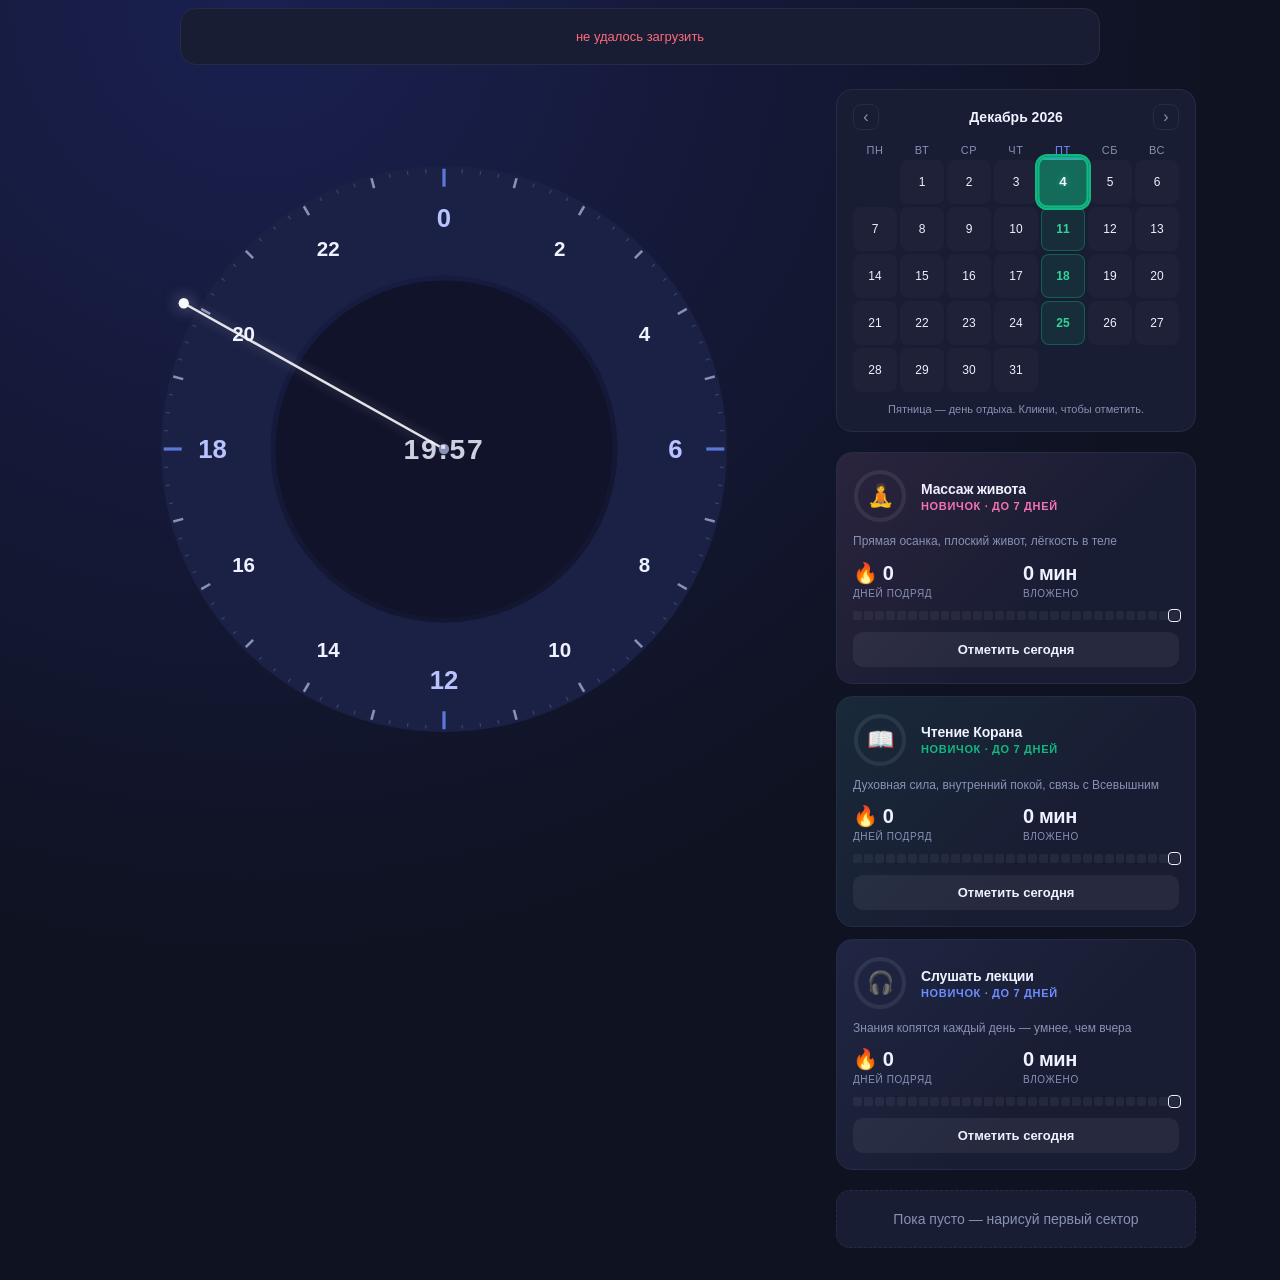
<file: index.html>
<!doctype html>
<html lang="ru">
<head>
  <meta charset="utf-8">
  <meta name="viewport" content="width=device-width, initial-scale=1">
  <title>Time Management</title>
  <link rel="stylesheet" href="styles.css?v=40">
</head>
<body>
  <section id="prayer-panel" class="prayer-panel">
    <div class="prayer-loading">загрузка…</div>
  </section>

  <main class="layout">
    <section class="chart-block">
      <div class="clock-wrap">
        <svg id="clock" viewBox="-30 -30 560 560" xmlns="http://www.w3.org/2000/svg">
          <g id="ring-bg"></g>
          <g id="ticks"></g>
          <g id="sleep-hint"></g>
          <g id="numbers"></g>
          <g id="sectors"></g>
          <g id="prayers"></g>
          <g id="now-indicator"></g>
          <g id="prayer-countdown"></g>
          <g id="preview"></g>
          <circle id="center-dot" cx="250" cy="250" r="4"></circle>
          <text id="now-label" x="250" y="250" text-anchor="middle">--:--</text>
        </svg>

        <div id="task-editor" class="task-editor hidden">
          <div class="editor-time" id="editor-time"></div>
          <input type="text" id="editor-name" placeholder="Название дела" maxlength="40" autocomplete="off">
          <div class="editor-actions">
            <button type="button" id="editor-cancel" class="ghost">Отмена</button>
            <button type="button" id="editor-save">Сохранить</button>
          </div>
        </div>
      </div>
    </section>

    <section class="side">
      <div id="calendar" class="calendar">
        <div class="cal-header">
          <button type="button" id="cal-prev" class="cal-nav">‹</button>
          <div id="cal-title" class="cal-title"></div>
          <button type="button" id="cal-next" class="cal-nav">›</button>
        </div>
        <div class="cal-weekdays">
          <span>Пн</span><span>Вт</span><span>Ср</span><span>Чт</span>
          <span class="cal-rest-head">Пт</span><span>Сб</span><span>Вс</span>
        </div>
        <div id="cal-days" class="cal-days"></div>
        <div class="cal-hint">Пятница — день отдыха. Кликни, чтобы отметить.</div>
      </div>
      <div id="habits" class="habits"></div>
      <ul id="task-list" class="task-list"></ul>
    </section>
  </main>

  <script src="https://code.jquery.com/jquery-3.7.1.min.js"></script>
  <script src="app.js?v=40"></script>
</body>
</html>
</file>
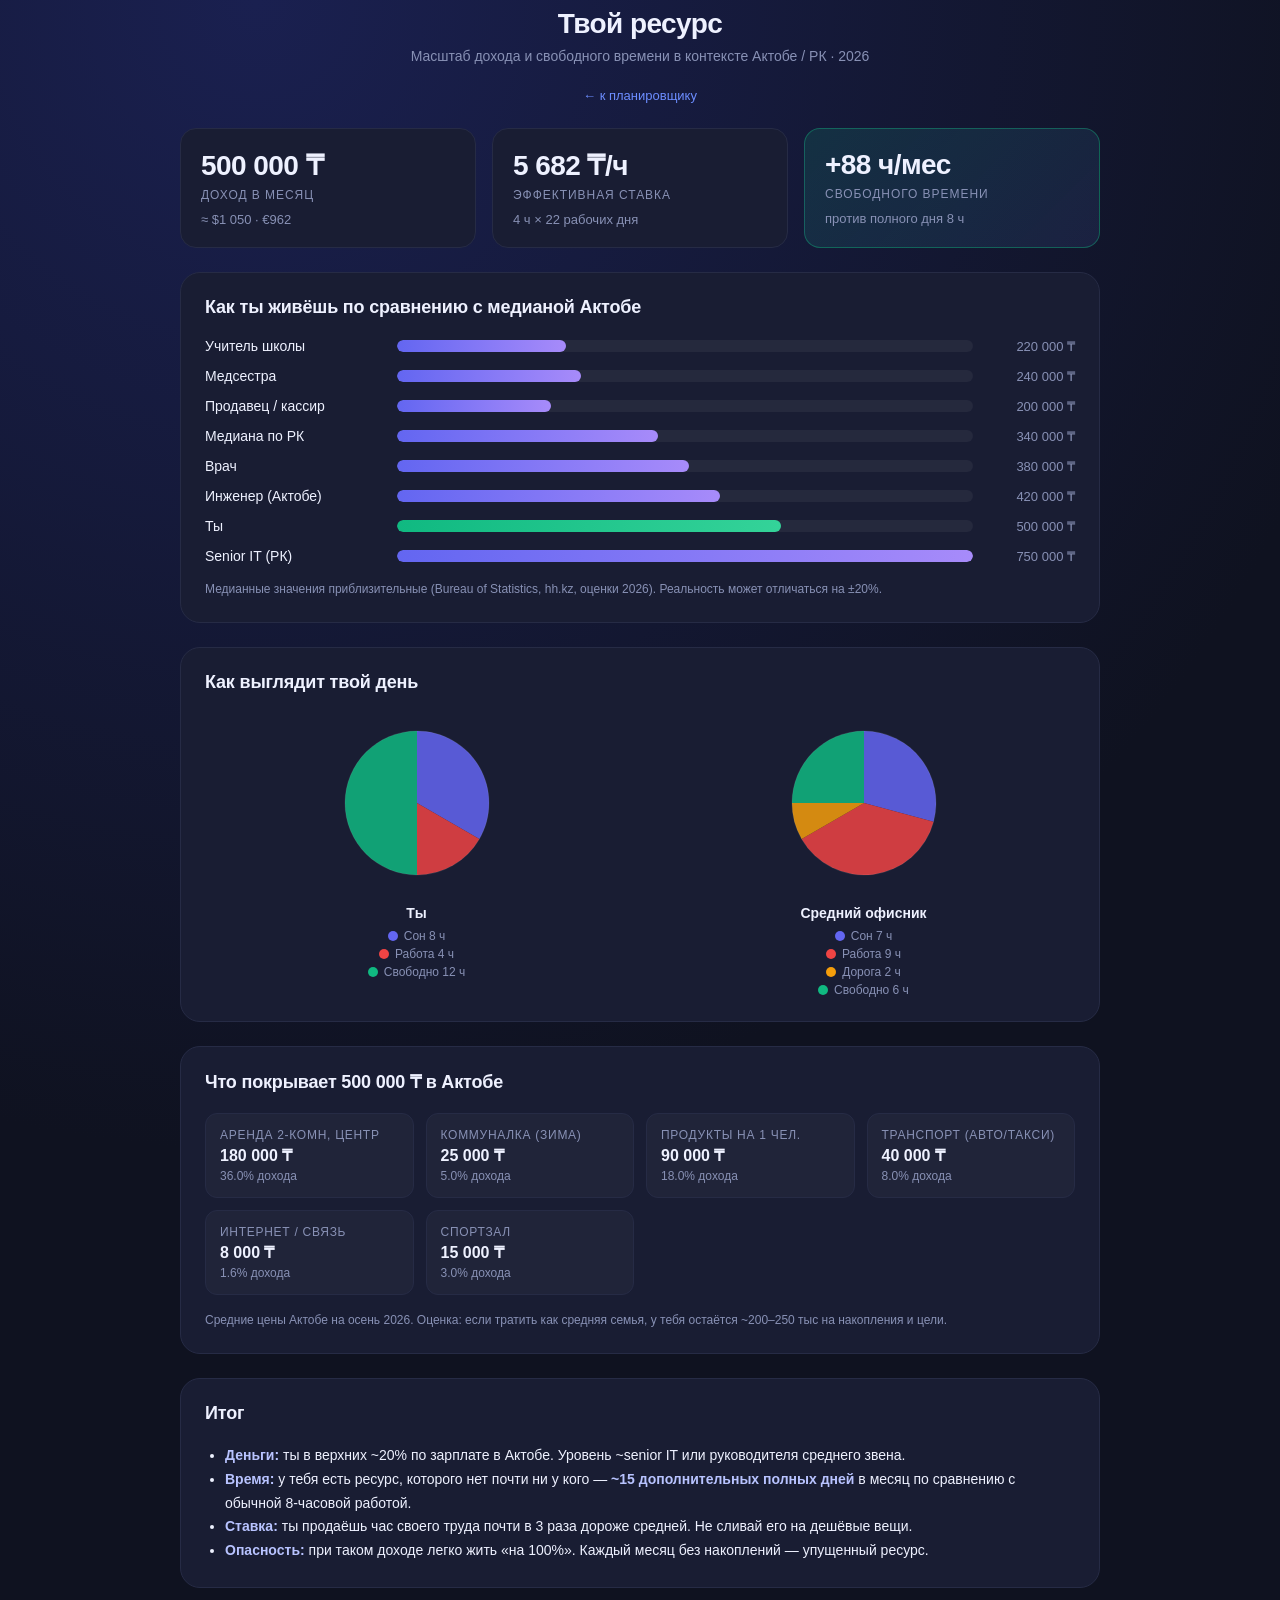
<file: resource.html>
<!doctype html>
<html lang="ru">
<head>
  <meta charset="utf-8">
  <meta name="viewport" content="width=device-width, initial-scale=1">
  <title>Твой ресурс</title>
  <link rel="stylesheet" href="styles.css">
  <link rel="stylesheet" href="resource.css">
</head>
<body>
  <header>
    <h1>Твой ресурс</h1>
    <p class="subtitle">Масштаб дохода и свободного времени в контексте Актобе / РК · 2026</p>
    <a href="index.html" class="back-link">← к планировщику</a>
  </header>

  <main class="res-layout">

    <section class="res-headline">
      <div class="metric big">
        <div class="metric-value" id="income-value">500 000 ₸</div>
        <div class="metric-label">доход в месяц</div>
        <div class="metric-sub" id="income-fx">≈ $1 050 · €960</div>
      </div>
      <div class="metric big">
        <div class="metric-value" id="rate-value">5 682 ₸/ч</div>
        <div class="metric-label">эффективная ставка</div>
        <div class="metric-sub">4 ч × 22 рабочих дня</div>
      </div>
      <div class="metric big highlight">
        <div class="metric-value" id="free-value">+120 ч/мес</div>
        <div class="metric-label">свободного времени</div>
        <div class="metric-sub">против полного дня 8 ч</div>
      </div>
    </section>

    <section class="res-block">
      <h2>Как ты живёшь по сравнению с медианой Актобе</h2>
      <div class="bars" id="income-bars"></div>
      <p class="note">Медианные значения приблизительные (Bureau of Statistics, hh.kz, оценки 2026). Реальность может отличаться на ±20%.</p>
    </section>

    <section class="res-block">
      <h2>Как выглядит твой день</h2>
      <div class="day-compare">
        <div class="clock-mini">
          <svg viewBox="0 0 200 200" id="day-yours"></svg>
          <div class="clock-title">Ты</div>
          <div class="clock-legend">
            <span><i style="background:#6366f1"></i>Сон 8 ч</span>
            <span><i style="background:#ef4444"></i>Работа 4 ч</span>
            <span><i style="background:#10b981"></i>Свободно 12 ч</span>
          </div>
        </div>
        <div class="clock-mini">
          <svg viewBox="0 0 200 200" id="day-typical"></svg>
          <div class="clock-title">Средний офисник</div>
          <div class="clock-legend">
            <span><i style="background:#6366f1"></i>Сон 7 ч</span>
            <span><i style="background:#ef4444"></i>Работа 9 ч</span>
            <span><i style="background:#f59e0b"></i>Дорога 2 ч</span>
            <span><i style="background:#10b981"></i>Свободно 6 ч</span>
          </div>
        </div>
      </div>
    </section>

    <section class="res-block">
      <h2>Что покрывает 500 000 ₸ в Актобе</h2>
      <div class="cost-grid" id="cost-grid"></div>
      <p class="note">Средние цены Актобе на осень 2026. Оценка: если тратить как средняя семья, у тебя остаётся ~200–250 тыс на накопления и цели.</p>
    </section>

    <section class="res-block">
      <h2>Итог</h2>
      <ul class="takeaways">
        <li><b>Деньги:</b> ты в верхних ~20% по зарплате в Актобе. Уровень ~senior IT или руководителя среднего звена.</li>
        <li><b>Время:</b> у тебя есть ресурс, которого нет почти ни у кого — <b>~15 дополнительных полных дней</b> в месяц по сравнению с обычной 8-часовой работой.</li>
        <li><b>Ставка:</b> ты продаёшь час своего труда почти в 3 раза дороже средней. Не сливай его на дешёвые вещи.</li>
        <li><b>Опасность:</b> при таком доходе легко жить «на 100%». Каждый месяц без накоплений — упущенный ресурс.</li>
      </ul>
    </section>

  </main>

  <script src="resource.js"></script>
</body>
</html>
</file>
<file: styles.css>
:root {
  --bg: #0f1220;
  --card: #191d33;
  --text: #eef1ff;
  --muted: #8891b5;
  --accent: #6c8dff;
  --danger: #ff6b7a;
  --border: #262b45;
  --ring-empty: #1b2144;
  --ring-inner: #10132a;
}

* { box-sizing: border-box; }

body {
  margin: 0;
  min-height: 100vh;
  font-family: -apple-system, BlinkMacSystemFont, "Segoe UI", Roboto, sans-serif;
  background: radial-gradient(circle at 20% 0%, #1a2050 0%, var(--bg) 60%);
  color: var(--text);
  padding: 8px 4px 32px;
}

header { text-align: center; margin-bottom: 24px; }
header h1 { margin: 0 0 8px; font-size: 28px; letter-spacing: -0.02em; }
.subtitle { margin: 0 0 12px; color: var(--muted); font-size: 14px; }

.layout {
  display: grid;
  grid-template-columns: minmax(320px, 720px) minmax(280px, 360px);
  gap: 32px;
  justify-content: center;
  align-items: start;
}

.chart-block {
  background: transparent;
  border: none;
  padding: 0;
  display: flex;
  flex-direction: column;
  align-items: center;
  gap: 16px;
}

.clock-wrap {
  position: relative;
  width: 100%;
  max-width: 720px;
  aspect-ratio: 1;
}

#clock {
  width: 100%;
  height: 100%;
  display: block;
  user-select: none;
  -webkit-user-select: none;
  touch-action: none;
  cursor: crosshair;
}

#center-dot { fill: var(--muted); }

#now-label {
  fill: var(--text);
  font-size: 22px;
  font-weight: 600;
  letter-spacing: 0.06em;
  pointer-events: none;
  dominant-baseline: central;
  font-variant-numeric: tabular-nums;
  opacity: 0.85;
}

.now-hand {
  stroke: #f8fafc;
  stroke-width: 2;
  stroke-linecap: round;
  opacity: 0.9;
  pointer-events: none;
  filter: drop-shadow(0 0 4px rgba(248, 250, 252, 0.35));
}

.now-hand-tip {
  fill: #f8fafc;
  pointer-events: none;
  filter: drop-shadow(0 0 6px rgba(248, 250, 252, 0.5));
}

.countdown-label {
  font-size: 10px;
  font-weight: 500;
  text-anchor: middle;
  dominant-baseline: central;
  letter-spacing: 0.06em;
  text-transform: uppercase;
  opacity: 0.75;
  pointer-events: none;
}

.countdown-value {
  font-size: 18px;
  font-weight: 700;
  text-anchor: middle;
  dominant-baseline: central;
  font-variant-numeric: tabular-nums;
  letter-spacing: -0.02em;
  pointer-events: none;
}

.ring-bg { fill: var(--ring-empty); }
.ring-inner-bg { fill: var(--ring-inner); }

#ticks .tick { stroke: #3a416b; stroke-width: 1; }
#ticks .tick.major { stroke: var(--muted); stroke-width: 2; }
#ticks .tick.quarter { stroke: #6c8dff; stroke-width: 2.5; opacity: 0.8; }

#numbers text {
  fill: var(--text);
  font-size: 16px;
  font-weight: 600;
  text-anchor: middle;
  dominant-baseline: central;
  pointer-events: none;
}

#numbers text.quarter {
  font-size: 20px;
  fill: #b8c3ff;
}

.sector {
  cursor: pointer;
  transition: filter 0.15s;
}

.sector:hover { filter: brightness(1.15); }

.sector-label {
  fill: rgba(15, 18, 32, 0.9);
  font-size: 12px;
  font-weight: 600;
  text-anchor: middle;
  dominant-baseline: central;
  pointer-events: none;
}

.preview-sector {
  fill: var(--accent);
  fill-opacity: 0.45;
  stroke: var(--accent);
  stroke-width: 2;
  pointer-events: none;
}

.task-editor {
  position: absolute;
  top: 50%;
  left: 50%;
  transform: translate(-50%, -50%);
  background: var(--card);
  border: 1px solid var(--accent);
  border-radius: 16px;
  padding: 16px;
  display: flex;
  flex-direction: column;
  gap: 12px;
  min-width: 240px;
  box-shadow: 0 12px 40px rgba(0, 0, 0, 0.45);
  z-index: 5;
}

.task-editor.hidden { display: none; }

.editor-time {
  font-size: 13px;
  color: var(--muted);
  text-align: center;
  font-variant-numeric: tabular-nums;
}

.task-editor input {
  background: var(--ring-inner);
  border: 1px solid var(--border);
  border-radius: 10px;
  padding: 10px 12px;
  color: var(--text);
  font-size: 14px;
  outline: none;
}

.task-editor input:focus { border-color: var(--accent); }

.editor-actions {
  display: flex;
  gap: 8px;
  justify-content: flex-end;
}

.editor-actions button {
  border: none;
  border-radius: 10px;
  padding: 8px 14px;
  font-size: 13px;
  font-weight: 600;
  cursor: pointer;
}

.editor-actions button.ghost { background: transparent; color: var(--muted); }
.editor-actions button.ghost:hover { color: var(--danger); }
#editor-save { background: var(--accent); color: white; }

.side { display: flex; flex-direction: column; gap: 20px; }

.calendar {
  background: var(--card);
  border: 1px solid var(--border);
  border-radius: 16px;
  padding: 14px 16px;
}

.cal-header {
  display: flex;
  align-items: center;
  justify-content: space-between;
  margin-bottom: 10px;
}

.cal-title {
  color: var(--text);
  font-size: 14px;
  font-weight: 600;
  text-transform: capitalize;
}

.cal-nav {
  background: transparent;
  border: 1px solid var(--border);
  color: var(--muted);
  width: 26px;
  height: 26px;
  border-radius: 8px;
  cursor: pointer;
  font-size: 16px;
  line-height: 1;
}

.cal-nav:hover { color: var(--text); border-color: var(--accent); }

.cal-weekdays,
.cal-days {
  display: grid;
  grid-template-columns: repeat(7, 1fr);
  gap: 3px;
}

.cal-weekdays span {
  text-align: center;
  color: var(--muted);
  font-size: 11px;
  font-weight: 500;
  padding: 4px 0;
  text-transform: uppercase;
  letter-spacing: 0.06em;
}

.cal-weekdays .cal-rest-head { color: #34d399; }

.cal-weekdays .cal-today-head {
  color: var(--accent);
  border-bottom: 2px solid var(--accent);
  padding-bottom: 2px;
}

.cal-days .cal-day {
  aspect-ratio: 1;
  display: flex;
  align-items: center;
  justify-content: center;
  border-radius: 8px;
  font-size: 12px;
  color: var(--text);
  background: rgba(255, 255, 255, 0.02);
  position: relative;
}

.cal-days .cal-day.empty { background: transparent; }

.cal-days .cal-day.rest {
  color: #34d399;
  background: rgba(16, 185, 129, 0.1);
  border: 1px solid rgba(16, 185, 129, 0.35);
  cursor: pointer;
  font-weight: 600;
}

.cal-days .cal-day.rest:hover {
  background: rgba(16, 185, 129, 0.2);
}

.cal-days .cal-day.rest.rested {
  background: rgba(16, 185, 129, 0.4);
  color: #f8fafc;
}

.cal-days .cal-day.rest.rested::after {
  content: '✓';
  position: absolute;
  top: 1px;
  right: 3px;
  font-size: 9px;
  color: #f8fafc;
}

.cal-days .cal-day.today {
  outline: 2px solid var(--accent);
  outline-offset: -1px;
}

.cal-days .cal-day.rest.today {
  background: rgba(16, 185, 129, 0.5);
  color: #f8fafc;
  font-weight: 800;
  outline: 2px solid #10b981;
  outline-offset: 1px;
  transform: scale(1.12);
  z-index: 2;
  position: relative;
  text-shadow: 0 0 8px rgba(16, 185, 129, 0.9);
  animation: rest-pulse 1.3s ease-in-out infinite;
}

.cal-days .cal-day.rest.today::before {
  content: '';
  position: absolute;
  inset: -2px;
  border-radius: 9px;
  border: 2px solid #10b981;
  animation: rest-ripple 1.6s ease-out infinite;
  pointer-events: none;
  z-index: -1;
}

.cal-days .cal-day.rest.today.rested {
  animation: none;
  transform: scale(1);
  outline-color: #10b981;
}

.cal-days .cal-day.rest.today.rested::before { display: none; }

@keyframes rest-pulse {
  0%, 100% {
    box-shadow: 0 0 8px 2px rgba(16, 185, 129, 0.4), 0 0 0 0 rgba(16, 185, 129, 0.8);
    transform: scale(1.12);
  }
  50% {
    box-shadow: 0 0 22px 6px rgba(16, 185, 129, 0.85), 0 0 0 4px rgba(16, 185, 129, 0);
    transform: scale(1.2);
  }
}

@keyframes rest-ripple {
  0%   { transform: scale(1);   opacity: 0.9; }
  100% { transform: scale(2.2); opacity: 0; }
}

.cal-hint {
  color: var(--muted);
  font-size: 11px;
  margin-top: 10px;
  text-align: center;
  line-height: 1.4;
}

.prayer-panel {
  max-width: 920px;
  margin: 0 auto 24px;
  background: var(--card);
  border: 1px solid var(--border);
  border-radius: 16px;
  padding: 14px 16px;
  display: flex;
  flex-direction: column;
  gap: 14px;
}

.prayer-panel:empty { display: none; }

.prayer-group b {
  display: block;
  color: var(--muted);
  font-size: 11px;
  text-transform: uppercase;
  letter-spacing: 0.08em;
  margin-bottom: 10px;
}

.prayer-group + .prayer-group {
  padding-top: 14px;
  border-top: 1px dashed var(--border);
}

.prayer-loading, .prayer-error {
  color: var(--muted);
  font-size: 13px;
  text-align: center;
  padding: 6px 0;
}

.prayer-error { color: var(--danger); }

.prayer-list {
  display: flex;
  flex-wrap: nowrap;
  overflow-x: auto;
  gap: 8px;
  padding-bottom: 4px;
}

.prayer-row {
  flex: 0 0 auto;
  min-width: 96px;
  display: grid;
  grid-template-columns: auto 1fr;
  grid-template-areas:
    "dot  name"
    "time time";
  column-gap: 6px;
  row-gap: 3px;
  padding: 8px 10px;
  background: rgba(255, 255, 255, 0.03);
  border: 1px solid transparent;
  border-radius: 10px;
}

.prayer-row.range { min-width: 148px; }

.prayer-row.clickable { cursor: pointer; transition: background 0.15s; }
.prayer-row.clickable:hover { background: rgba(255, 255, 255, 0.07); }
.prayer-row.clickable:active { transform: scale(0.98); }

.prayer-row.next {
  background: rgba(108, 141, 255, 0.12);
  border-color: rgba(108, 141, 255, 0.35);
}

.prayer-dot {
  grid-area: dot;
  width: 8px;
  height: 8px;
  border-radius: 50%;
  background: #ffd966;
  align-self: center;
}

.prayer-name {
  grid-area: name;
  color: var(--text);
  font-size: 12px;
  white-space: nowrap;
  overflow: hidden;
  text-overflow: ellipsis;
}

.prayer-time {
  grid-area: time;
  color: var(--muted);
  font-variant-numeric: tabular-nums;
  font-size: 13px;
  font-weight: 600;
}

.prayer-marker {
  stroke-width: 2;
  opacity: 0.9;
  pointer-events: none;
}

.prayer-label {
  font-size: 14px;
  font-weight: 700;
  text-anchor: middle;
  dominant-baseline: central;
  pointer-events: none;
  font-variant-numeric: tabular-nums;
}

.arc-label {
  font-size: 12px;
  font-weight: 700;
  text-anchor: middle;
  dominant-baseline: central;
  font-variant-numeric: tabular-nums;
  pointer-events: none;
  opacity: 0.95;
}

.habits {
  display: flex;
  flex-direction: column;
  gap: 12px;
}

.habit-card {
  background: var(--card);
  border: 1px solid var(--border);
  border-radius: 16px;
  padding: 16px;
  position: relative;
  overflow: hidden;
  transition: border-color 0.2s;
}

.habit-card::before {
  content: '';
  position: absolute;
  inset: 0;
  background: linear-gradient(135deg, var(--habit-color, #6c8dff), transparent 60%);
  opacity: 0.08;
  pointer-events: none;
}

.habit-card.done { border-color: var(--habit-color, #10b981); }
.habit-card.done::before { opacity: 0.18; }

.habit-top {
  display: flex;
  align-items: center;
  gap: 14px;
}

.habit-ring {
  position: relative;
  width: 54px;
  height: 54px;
  flex-shrink: 0;
}

.habit-ring svg {
  width: 100%;
  height: 100%;
  transform: rotate(-90deg);
}

.habit-ring .ring-bg-circle {
  fill: none;
  stroke: rgba(255, 255, 255, 0.08);
  stroke-width: 4;
}

.habit-ring .ring-fg-circle {
  fill: none;
  stroke: var(--habit-color, #6c8dff);
  stroke-width: 4;
  stroke-linecap: round;
  transition: stroke-dashoffset 0.6s ease;
}

.habit-ring .ring-icon {
  position: absolute;
  inset: 0;
  display: flex;
  align-items: center;
  justify-content: center;
  font-size: 22px;
}

.habit-body { flex: 1; min-width: 0; position: relative; z-index: 1; }

.habit-body h4 {
  margin: 0;
  color: var(--text);
  font-size: 14px;
  font-weight: 600;
  letter-spacing: -0.01em;
}

.habit-level {
  color: var(--habit-color, var(--muted));
  font-size: 11px;
  font-weight: 600;
  text-transform: uppercase;
  letter-spacing: 0.06em;
  margin-top: 3px;
}

.habit-goal {
  color: var(--muted);
  font-size: 12px;
  line-height: 1.45;
  margin: 10px 0 12px;
  position: relative;
  z-index: 1;
}

.habit-stats {
  display: flex;
  gap: 14px;
  margin-bottom: 12px;
  position: relative;
  z-index: 1;
}

.habit-stat {
  flex: 1;
}

.habit-stat .val {
  color: var(--text);
  font-size: 20px;
  font-weight: 700;
  font-variant-numeric: tabular-nums;
  letter-spacing: -0.02em;
  line-height: 1;
}

.habit-stat .lbl {
  display: block;
  color: var(--muted);
  font-size: 10px;
  text-transform: uppercase;
  letter-spacing: 0.06em;
  margin-top: 4px;
}

.habit-heatmap {
  display: grid;
  grid-template-columns: repeat(30, 1fr);
  gap: 2px;
  margin-bottom: 12px;
  position: relative;
  z-index: 1;
}

.habit-heatmap .cell {
  aspect-ratio: 1;
  background: rgba(255, 255, 255, 0.05);
  border-radius: 2px;
}

.habit-heatmap .cell.done { background: var(--habit-color, #10b981); }
.habit-heatmap .cell.today { outline: 1px solid var(--text); outline-offset: 1px; }

.habit-btn {
  width: 100%;
  padding: 10px;
  border-radius: 10px;
  border: none;
  background: rgba(255, 255, 255, 0.06);
  color: var(--text);
  font-size: 13px;
  font-weight: 600;
  cursor: pointer;
  transition: background 0.15s, transform 0.1s;
  position: relative;
  z-index: 1;
}

.habit-btn:hover { background: rgba(255, 255, 255, 0.12); }
.habit-btn:active { transform: scale(0.98); }

.habit-card.done .habit-btn {
  background: var(--habit-color, #10b981);
  color: #0f1220;
}

.habit-card.done .habit-btn::before { content: '✓ '; }

@keyframes habit-pop {
  0% { transform: scale(0.5); opacity: 0; }
  60% { transform: scale(1.15); opacity: 1; }
  100% { transform: scale(1); }
}

.habit-confetti {
  position: absolute;
  pointer-events: none;
  font-size: 14px;
  animation: confetti-fly 0.9s ease-out forwards;
}

@keyframes confetti-fly {
  0%   { transform: translate(0, 0) scale(0.6); opacity: 1; }
  100% { transform: translate(var(--dx), var(--dy)) scale(1); opacity: 0; }
}

.task-list { list-style: none; margin: 0; padding: 0; display: flex; flex-direction: column; gap: 8px; }

.task-list li {
  background: var(--card);
  border: 1px solid var(--border);
  border-radius: 14px;
  padding: 12px 14px;
  display: flex;
  align-items: center;
  gap: 12px;
}

.task-list .dot { width: 14px; height: 14px; border-radius: 50%; flex-shrink: 0; }
.task-list .info { flex: 1; min-width: 0; }
.task-list .name { font-size: 15px; overflow: hidden; text-overflow: ellipsis; white-space: nowrap; }
.task-list .time { color: var(--muted); font-size: 12px; font-variant-numeric: tabular-nums; margin-top: 2px; }

.task-list .remove {
  background: transparent;
  color: var(--muted);
  border: none;
  cursor: pointer;
  font-size: 20px;
  line-height: 1;
  padding: 4px 6px;
  border-radius: 8px;
}

.task-list .remove:hover { color: var(--danger); background: rgba(255, 107, 122, 0.1); }

.task-list .empty {
  justify-content: center;
  color: var(--muted);
  font-size: 14px;
  padding: 20px;
  border-style: dashed;
}

@media (max-width: 840px) {
  .layout { grid-template-columns: 1fr; }
}
</file>
<file: resource.css>
.back-link {
  display: inline-block;
  margin-top: 12px;
  color: var(--accent);
  text-decoration: none;
  font-size: 13px;
}

.back-link:hover { text-decoration: underline; }

.res-layout {
  max-width: 920px;
  margin: 0 auto;
  display: flex;
  flex-direction: column;
  gap: 24px;
}

.res-headline {
  display: grid;
  grid-template-columns: repeat(auto-fit, minmax(200px, 1fr));
  gap: 16px;
}

.metric {
  background: var(--card);
  border: 1px solid var(--border);
  border-radius: 16px;
  padding: 20px;
}

.metric.big .metric-value {
  font-size: 28px;
  font-weight: 700;
  letter-spacing: -0.02em;
  color: var(--text);
  font-variant-numeric: tabular-nums;
}

.metric-label {
  color: var(--muted);
  font-size: 12px;
  text-transform: uppercase;
  letter-spacing: 0.08em;
  margin-top: 6px;
}

.metric-sub {
  color: var(--muted);
  font-size: 13px;
  margin-top: 10px;
}

.metric.highlight {
  background: linear-gradient(135deg, rgba(16, 185, 129, 0.15), rgba(108, 141, 255, 0.1));
  border-color: rgba(16, 185, 129, 0.4);
}

.res-block {
  background: var(--card);
  border: 1px solid var(--border);
  border-radius: 20px;
  padding: 24px;
}

.res-block h2 {
  margin: 0 0 20px;
  font-size: 18px;
  color: var(--text);
  letter-spacing: -0.01em;
}

.bars {
  display: flex;
  flex-direction: column;
  gap: 14px;
}

.bar-row {
  display: grid;
  grid-template-columns: 180px 1fr auto;
  align-items: center;
  gap: 12px;
  font-size: 14px;
}

.bar-row .bar-label {
  color: var(--text);
}

.bar-row .bar-track {
  height: 12px;
  background: rgba(255, 255, 255, 0.05);
  border-radius: 6px;
  overflow: hidden;
  position: relative;
}

.bar-row .bar-fill {
  height: 100%;
  border-radius: 6px;
  background: linear-gradient(90deg, #6366f1, #a78bfa);
}

.bar-row.you .bar-fill {
  background: linear-gradient(90deg, #10b981, #34d399);
}

.bar-row .bar-value {
  color: var(--muted);
  font-variant-numeric: tabular-nums;
  font-size: 13px;
  min-width: 90px;
  text-align: right;
}

.note {
  color: var(--muted);
  font-size: 12px;
  margin: 16px 0 0;
  line-height: 1.5;
}

.day-compare {
  display: grid;
  grid-template-columns: 1fr 1fr;
  gap: 24px;
}

.clock-mini {
  text-align: center;
}

.clock-mini svg {
  width: 100%;
  max-width: 180px;
  height: auto;
  display: block;
  margin: 0 auto;
}

.clock-title {
  color: var(--text);
  font-weight: 600;
  margin-top: 12px;
  font-size: 14px;
}

.clock-legend {
  display: flex;
  flex-direction: column;
  gap: 4px;
  margin-top: 8px;
  font-size: 12px;
  color: var(--muted);
  align-items: center;
}

.clock-legend span { display: inline-flex; align-items: center; gap: 6px; }

.clock-legend i {
  width: 10px;
  height: 10px;
  border-radius: 50%;
  display: inline-block;
}

.cost-grid {
  display: grid;
  grid-template-columns: repeat(auto-fill, minmax(180px, 1fr));
  gap: 12px;
}

.cost-card {
  background: rgba(255, 255, 255, 0.03);
  border: 1px solid var(--border);
  border-radius: 12px;
  padding: 14px;
}

.cost-card .cost-name {
  color: var(--muted);
  font-size: 12px;
  text-transform: uppercase;
  letter-spacing: 0.06em;
}

.cost-card .cost-price {
  color: var(--text);
  font-size: 16px;
  font-weight: 600;
  margin-top: 4px;
  font-variant-numeric: tabular-nums;
}

.cost-card .cost-share {
  color: var(--muted);
  font-size: 12px;
  margin-top: 4px;
}

.takeaways {
  margin: 0;
  padding-left: 20px;
  color: var(--text);
  font-size: 14px;
  line-height: 1.7;
}

.takeaways b { color: #b8c3ff; }

@media (max-width: 720px) {
  .day-compare { grid-template-columns: 1fr; }
  .bar-row { grid-template-columns: 120px 1fr auto; font-size: 13px; }
}
</file>
